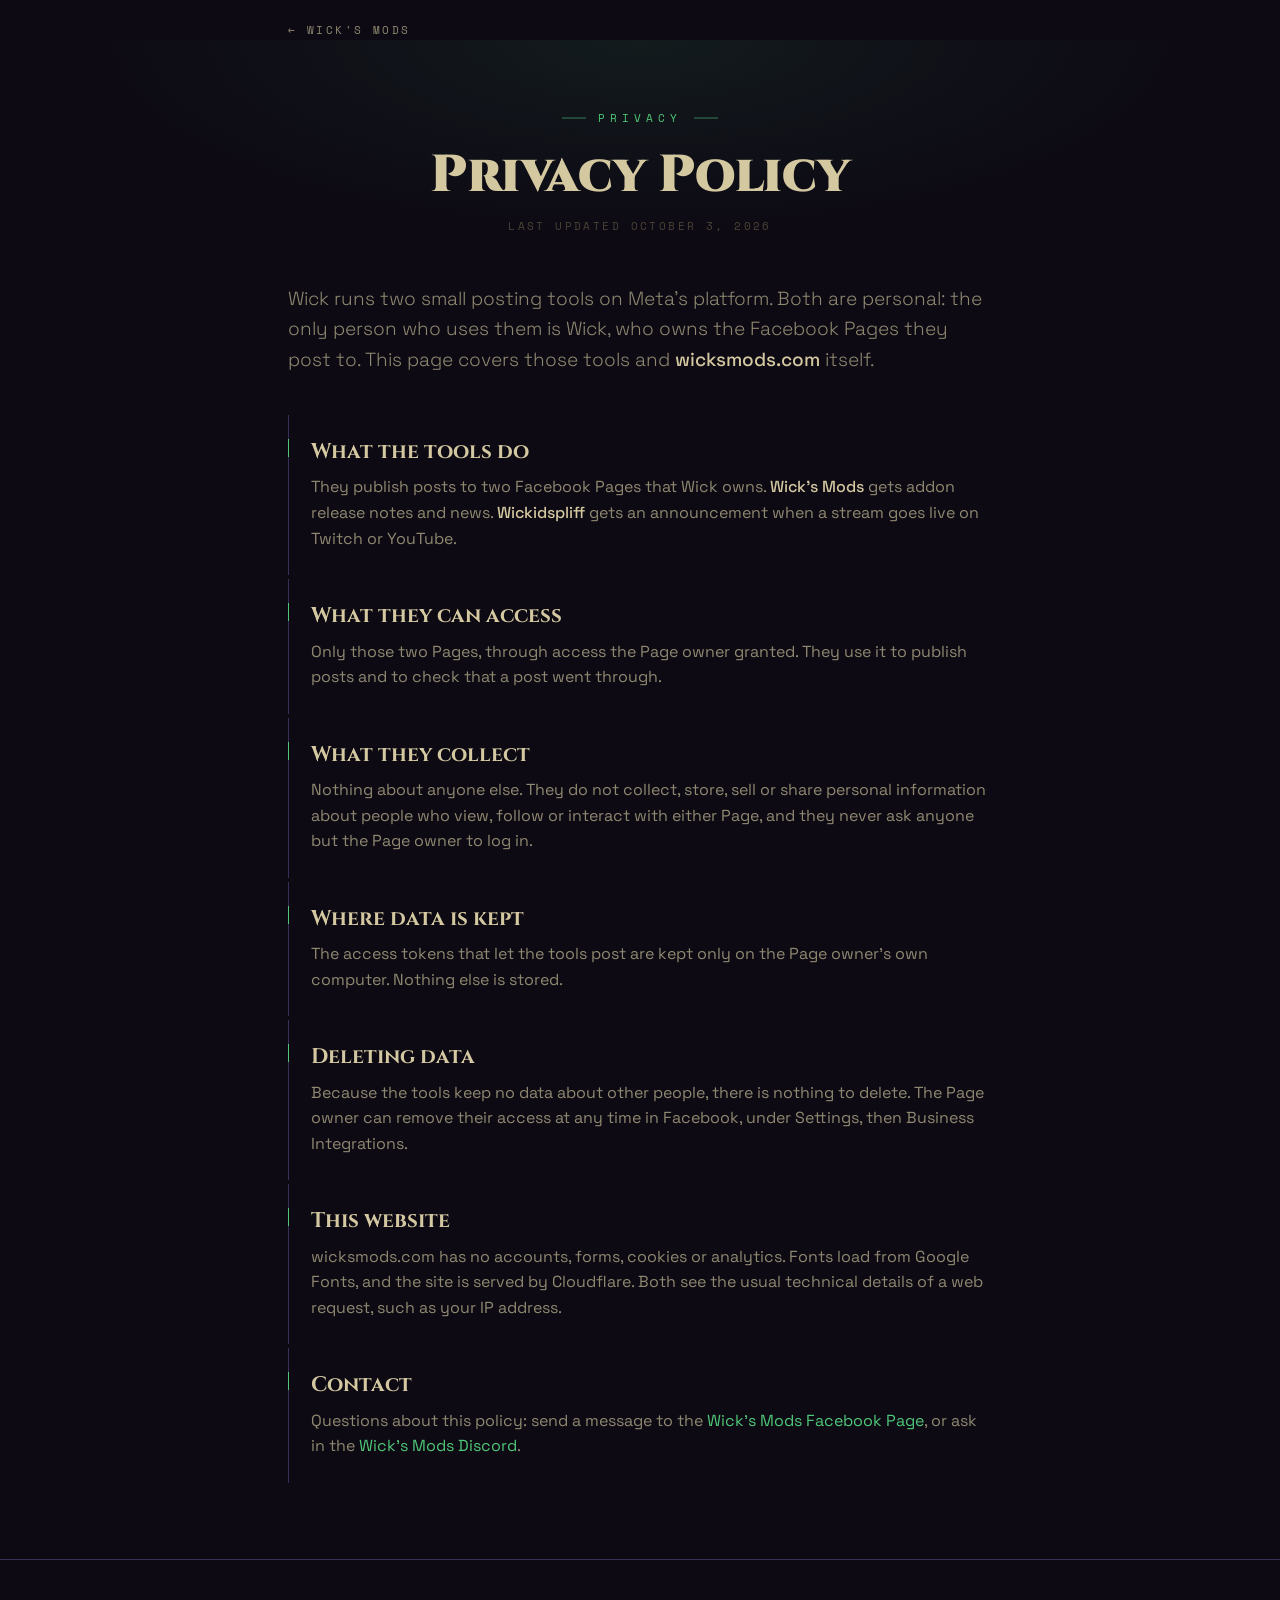
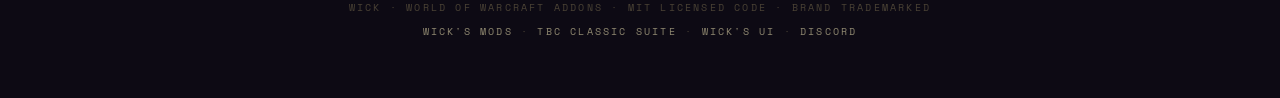
<file: privacy/index.html>
<!DOCTYPE html>
<html lang="en">
<head>
<meta charset="UTF-8">
<meta name="viewport" content="width=device-width, initial-scale=1">
<title>Privacy Policy &middot; Wick's Mods</title>
<meta name="description" content="Privacy policy for Wick's posting tools and wicksmods.com.">
<link rel="canonical" href="https://wicksmods.com/privacy/">

<link rel="icon" type="image/png" sizes="256x256" href="../images/favicon.png">
<link rel="apple-touch-icon" sizes="256x256" href="../images/favicon.png">
<meta name="theme-color" content="#0D0A14">

<link rel="preconnect" href="https://fonts.googleapis.com">
<link rel="preconnect" href="https://fonts.gstatic.com" crossorigin>
<link href="https://fonts.googleapis.com/css2?family=Cinzel:wght@700;900&family=Space+Grotesk:wght@300;400;500;600&family=Space+Mono:wght@400;700&display=swap" rel="stylesheet">

<style>
  /* Wick locked palette, as on the home page ───────────────── */
  :root {
    --fel:        #4FC778;
    --void:       #0D0A14;
    --shadow:     #171124;
    --border:     #383058;
    --text:       #D4C8A1;
    --text-dim:   #8F8870;
    --text-mute:  #4A4235;
  }

  * { box-sizing: border-box; margin: 0; padding: 0; }
  html, body { background: var(--void); color: var(--text); }
  body {
    font-family: 'Space Grotesk', sans-serif;
    font-size: 16px;
    line-height: 1.6;
    min-height: 100vh;
  }
  a { color: var(--fel); text-decoration: none; transition: color 0.15s; }
  a:hover { color: var(--text); }

  .topbar {
    max-width: 760px; margin: 0 auto; padding: 22px 28px 0;
    font-family: 'Space Mono', monospace; font-size: 11px;
    letter-spacing: 0.22em; text-transform: uppercase;
  }
  .topbar a { color: var(--text-dim); }
  .topbar a:hover { color: var(--fel); }

  .hero {
    padding: 64px 28px 28px; text-align: center;
    background: radial-gradient(ellipse at 50% 0%, rgba(79,199,120,0.09) 0%, transparent 60%);
  }
  .eyebrow {
    font-family: 'Space Mono', monospace;
    font-size: 11px; letter-spacing: 0.45em; text-transform: uppercase;
    color: var(--fel);
    display: inline-block; position: relative; padding: 0 36px; margin-bottom: 20px;
  }
  .eyebrow::before, .eyebrow::after {
    content: ''; position: absolute; top: 50%; transform: translateY(-50%);
    width: 24px; height: 1px; background: var(--fel); opacity: 0.6;
  }
  .eyebrow::before { left: 0; }
  .eyebrow::after  { right: 0; }
  h1 {
    font-family: 'Cinzel', serif; font-weight: 900;
    font-size: 52px; line-height: 1.1; letter-spacing: -0.01em;
  }
  .updated {
    margin-top: 14px; color: var(--text-mute);
    font-family: 'Space Mono', monospace; font-size: 11px;
    letter-spacing: 0.22em; text-transform: uppercase;
  }

  main { max-width: 760px; margin: 0 auto; padding: 20px 28px 72px; }
  .lead { font-size: 19px; font-weight: 300; color: var(--text-dim); margin-bottom: 40px; }
  .lead b { color: var(--text); font-weight: 500; }
  section {
    padding: 24px 0 24px 22px; margin-bottom: 4px;
    border-left: 1px solid var(--border);
    position: relative;
  }
  section::before {
    content: ''; position: absolute; left: -1px; top: 24px;
    width: 1px; height: 18px; background: var(--fel);
  }
  h2 {
    font-family: 'Cinzel', serif; font-weight: 700;
    font-size: 21px; line-height: 1.3; margin-bottom: 8px;
  }
  p { color: var(--text-dim); }
  p + p { margin-top: 10px; }
  p b { color: var(--text); font-weight: 500; }

  footer {
    padding: 40px 28px 50px; text-align: center;
    font-family: 'Space Mono', monospace; font-size: 10px; letter-spacing: 0.22em;
    color: var(--text-mute); text-transform: uppercase; border-top: 1px solid var(--border);
  }
  footer a { color: var(--text-dim); }
  footer a:hover { color: var(--fel); }
  footer .row { margin-bottom: 8px; }

  @media (max-width: 600px) {
    h1 { font-size: 38px; }
    .lead { font-size: 17px; }
  }
</style>
</head>
<body>

<div class="topbar">
  <a href="/">&larr; Wick's Mods</a>
</div>

<header class="hero">
  <div class="eyebrow">Privacy</div>
  <h1>Privacy Policy</h1>
  <div class="updated">Last updated October 3, 2026</div>
</header>

<main>
  <p class="lead">Wick runs two small posting tools on Meta's platform. Both are personal: the only person who uses them is Wick, who owns the Facebook Pages they post to. This page covers those tools and <b>wicksmods.com</b> itself.</p>

  <section>
    <h2>What the tools do</h2>
    <p>They publish posts to two Facebook Pages that Wick owns. <b>Wick's Mods</b> gets addon release notes and news. <b>Wickidspliff</b> gets an announcement when a stream goes live on Twitch or YouTube.</p>
  </section>

  <section>
    <h2>What they can access</h2>
    <p>Only those two Pages, through access the Page owner granted. They use it to publish posts and to check that a post went through.</p>
  </section>

  <section>
    <h2>What they collect</h2>
    <p>Nothing about anyone else. They do not collect, store, sell or share personal information about people who view, follow or interact with either Page, and they never ask anyone but the Page owner to log in.</p>
  </section>

  <section>
    <h2>Where data is kept</h2>
    <p>The access tokens that let the tools post are kept only on the Page owner's own computer. Nothing else is stored.</p>
  </section>

  <section>
    <h2>Deleting data</h2>
    <p>Because the tools keep no data about other people, there is nothing to delete. The Page owner can remove their access at any time in Facebook, under Settings, then Business Integrations.</p>
  </section>

  <section>
    <h2>This website</h2>
    <p>wicksmods.com has no accounts, forms, cookies or analytics. Fonts load from Google Fonts, and the site is served by Cloudflare. Both see the usual technical details of a web request, such as your IP address.</p>
  </section>

  <section>
    <h2>Contact</h2>
    <p>Questions about this policy: send a message to the <a href="https://www.facebook.com/profile.php?id=61588703194645">Wick's Mods Facebook Page</a>, or ask in the <a href="https://discord.gg/GWGTMhYBZY">Wick's Mods Discord</a>.</p>
  </section>
</main>

<footer>
  <div class="row">Wick &middot; World of Warcraft addons &middot; MIT licensed code &middot; Brand trademarked</div>
  <div class="row">
    <a href="/">Wick's Mods</a> &middot;
    <a href="/tbc/">TBC Classic suite</a> &middot;
    <a href="/ui/">Wick's UI</a> &middot;
    <a href="https://discord.gg/GWGTMhYBZY">Discord</a>
  </div>
</footer>

</body>
</html>
</file>
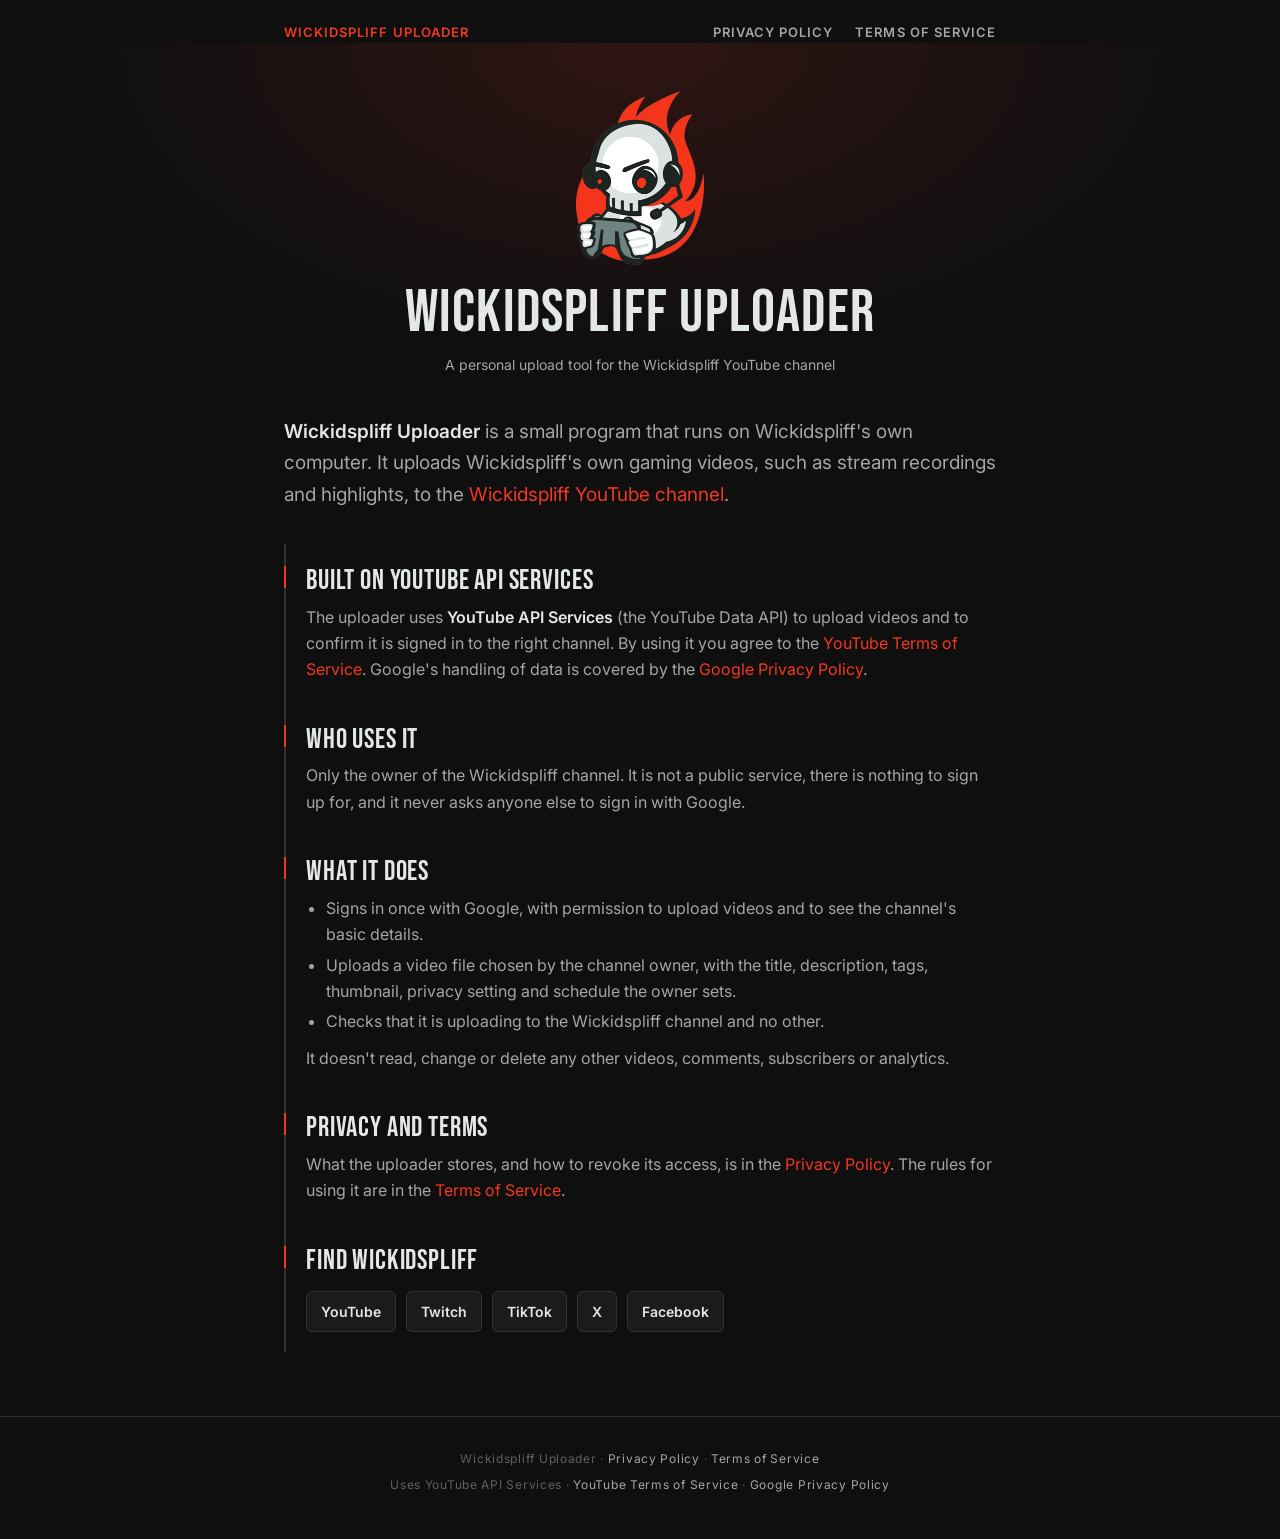
<file: wickidspliff/index.html>
<!DOCTYPE html>
<html lang="en">
<head>
<meta charset="UTF-8">
<meta name="viewport" content="width=device-width, initial-scale=1">
<title>Wickidspliff Uploader</title>
<meta name="description" content="Wickidspliff Uploader: the personal tool Wickidspliff uses to upload videos to the Wickidspliff YouTube channel.">
<link rel="canonical" href="https://wicksmods.com/wickidspliff/">
<link rel="icon" type="image/png" href="/wickidspliff/skull.png">
<meta name="theme-color" content="#0F0F10">
<link rel="preconnect" href="https://fonts.googleapis.com">
<link rel="preconnect" href="https://fonts.gstatic.com" crossorigin>
<link href="https://fonts.googleapis.com/css2?family=Bebas+Neue&family=Inter:wght@400;600&display=swap" rel="stylesheet">
<link rel="stylesheet" href="/wickidspliff/site.css">
</head>
<body>

<nav>
  <a class="home" href="/wickidspliff/" aria-current="page">Wickidspliff Uploader</a>
  <a href="/wickidspliff/privacy/">Privacy Policy</a>
  <a href="/wickidspliff/terms/">Terms of Service</a>
</nav>

<header>
  <img src="/wickidspliff/skull.png" alt="Wickidspliff skull logo" width="256" height="347">
  <h1>Wickidspliff Uploader</h1>
  <div class="sub">A personal upload tool for the Wickidspliff YouTube channel</div>
</header>

<main>
  <p class="lead"><b>Wickidspliff Uploader</b> is a small program that runs on Wickidspliff's own computer. It uploads Wickidspliff's own gaming videos, such as stream recordings and highlights, to the <a href="https://www.youtube.com/@wickidspliff">Wickidspliff YouTube channel</a>.</p>

  <section>
    <h2>Built on YouTube API Services</h2>
    <p>The uploader uses <b>YouTube API Services</b> (the YouTube Data API) to upload videos and to confirm it is signed in to the right channel. By using it you agree to the <a href="https://www.youtube.com/t/terms">YouTube Terms of Service</a>. Google's handling of data is covered by the <a href="https://policies.google.com/privacy">Google Privacy Policy</a>.</p>
  </section>

  <section>
    <h2>Who uses it</h2>
    <p>Only the owner of the Wickidspliff channel. It is not a public service, there is nothing to sign up for, and it never asks anyone else to sign in with Google.</p>
  </section>

  <section>
    <h2>What it does</h2>
    <ul>
      <li>Signs in once with Google, with permission to upload videos and to see the channel's basic details.</li>
      <li>Uploads a video file chosen by the channel owner, with the title, description, tags, thumbnail, privacy setting and schedule the owner sets.</li>
      <li>Checks that it is uploading to the Wickidspliff channel and no other.</li>
    </ul>
    <p>It doesn't read, change or delete any other videos, comments, subscribers or analytics.</p>
  </section>

  <section>
    <h2>Privacy and terms</h2>
    <p>What the uploader stores, and how to revoke its access, is in the <a href="/wickidspliff/privacy/">Privacy Policy</a>. The rules for using it are in the <a href="/wickidspliff/terms/">Terms of Service</a>.</p>
  </section>

  <section>
    <h2>Find Wickidspliff</h2>
    <div class="links">
      <a href="https://www.youtube.com/@wickidspliff">YouTube</a>
      <a href="https://twitch.tv/wickidspliff">Twitch</a>
      <a href="https://www.tiktok.com/@wickidspliff">TikTok</a>
      <a href="https://x.com/wickidspliff">X</a>
      <a href="https://www.facebook.com/wickidspliff">Facebook</a>
    </div>
  </section>
</main>

<footer>
  <div class="row">Wickidspliff Uploader &middot; <a href="/wickidspliff/privacy/">Privacy Policy</a> &middot; <a href="/wickidspliff/terms/">Terms of Service</a></div>
  <div class="row">Uses YouTube API Services &middot; <a href="https://www.youtube.com/t/terms">YouTube Terms of Service</a> &middot; <a href="https://policies.google.com/privacy">Google Privacy Policy</a></div>
</footer>

</body>
</html>
</file>
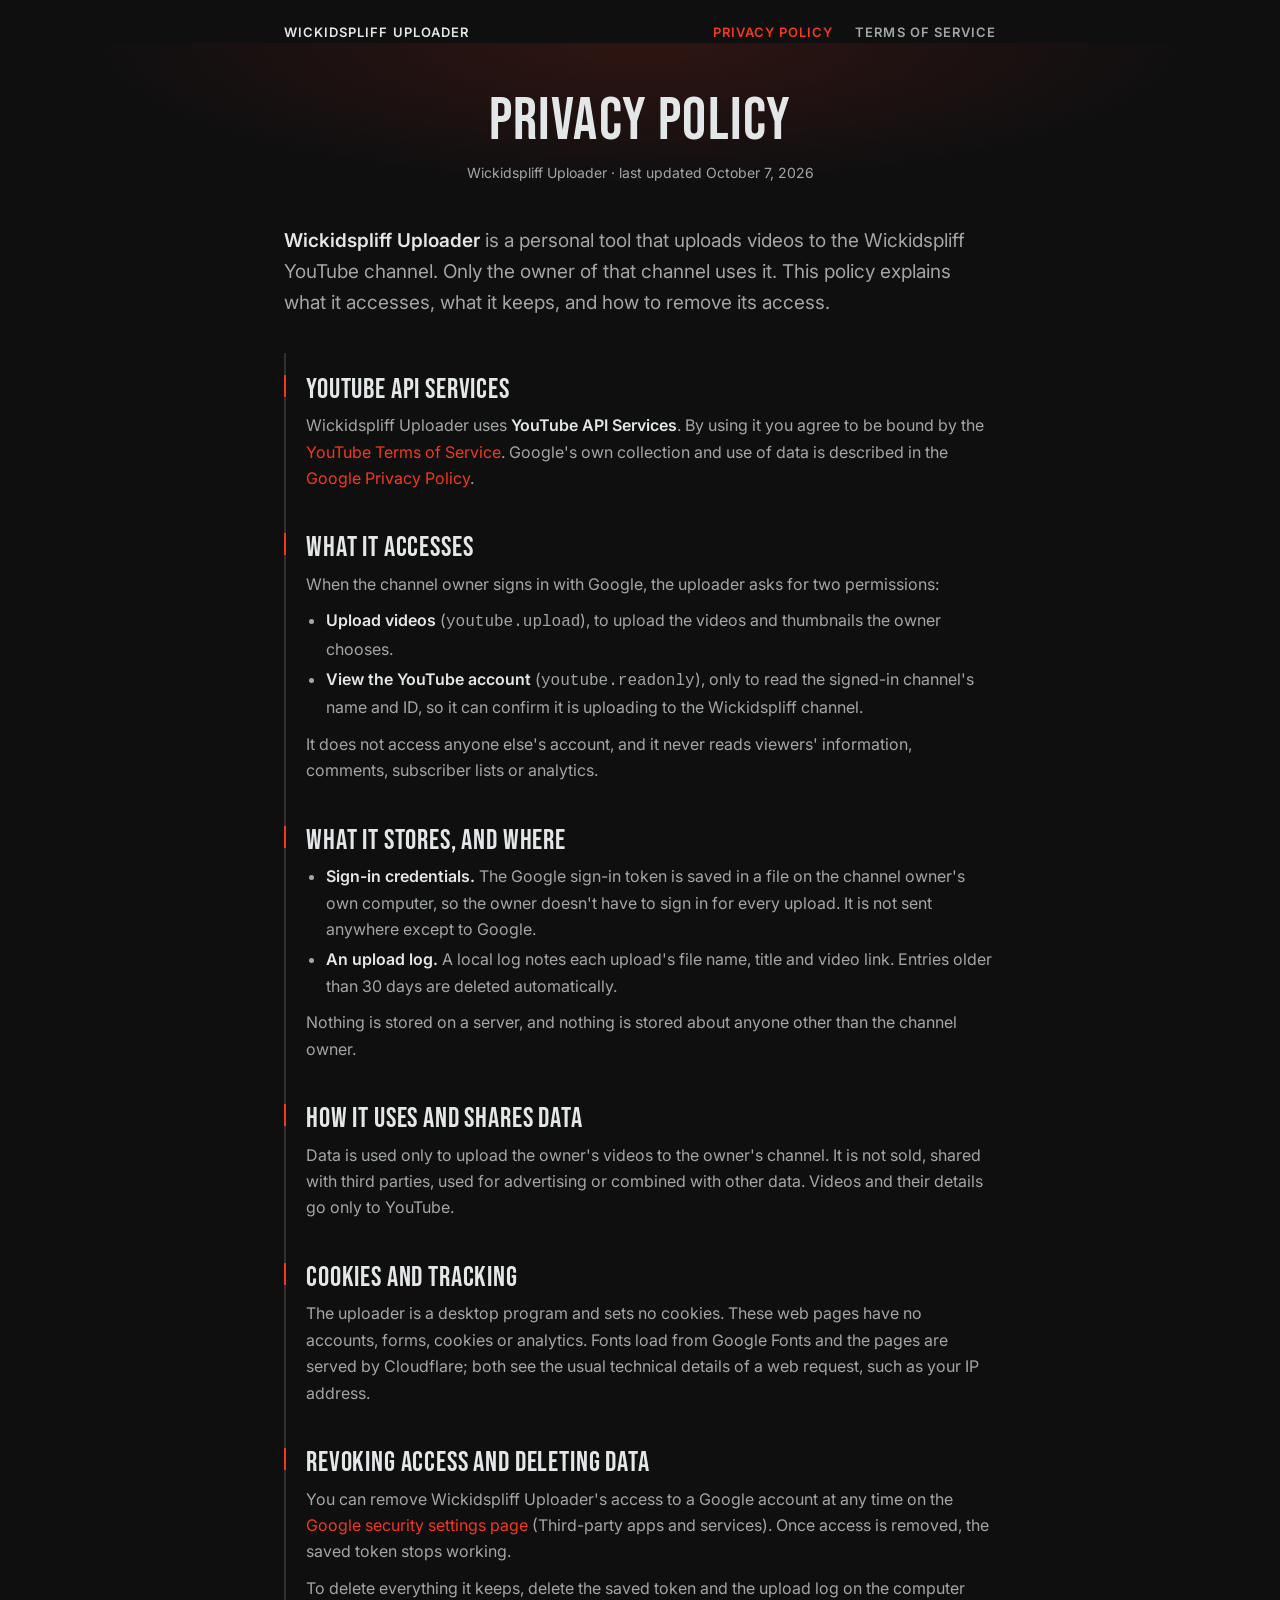
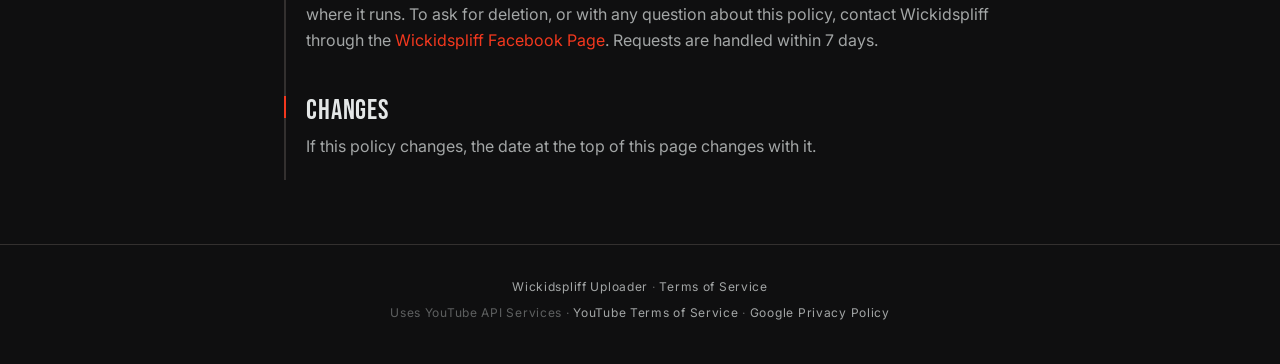
<file: wickidspliff/privacy/index.html>
<!DOCTYPE html>
<html lang="en">
<head>
<meta charset="UTF-8">
<meta name="viewport" content="width=device-width, initial-scale=1">
<title>Privacy Policy &middot; Wickidspliff Uploader</title>
<meta name="description" content="Privacy policy for Wickidspliff Uploader, which uses YouTube API Services.">
<link rel="canonical" href="https://wicksmods.com/wickidspliff/privacy/">
<link rel="icon" type="image/png" href="/wickidspliff/skull.png">
<meta name="theme-color" content="#0F0F10">
<link rel="preconnect" href="https://fonts.googleapis.com">
<link rel="preconnect" href="https://fonts.gstatic.com" crossorigin>
<link href="https://fonts.googleapis.com/css2?family=Bebas+Neue&family=Inter:wght@400;600&display=swap" rel="stylesheet">
<link rel="stylesheet" href="/wickidspliff/site.css">
</head>
<body>

<nav>
  <a class="home" href="/wickidspliff/">Wickidspliff Uploader</a>
  <a href="/wickidspliff/privacy/" aria-current="page">Privacy Policy</a>
  <a href="/wickidspliff/terms/">Terms of Service</a>
</nav>

<header>
  <h1>Privacy Policy</h1>
  <div class="sub">Wickidspliff Uploader &middot; last updated October 7, 2026</div>
</header>

<main>
  <p class="lead"><b>Wickidspliff Uploader</b> is a personal tool that uploads videos to the Wickidspliff YouTube channel. Only the owner of that channel uses it. This policy explains what it accesses, what it keeps, and how to remove its access.</p>

  <section>
    <h2>YouTube API Services</h2>
    <p>Wickidspliff Uploader uses <b>YouTube API Services</b>. By using it you agree to be bound by the <a href="https://www.youtube.com/t/terms">YouTube Terms of Service</a>. Google's own collection and use of data is described in the <a href="https://policies.google.com/privacy">Google Privacy Policy</a>.</p>
  </section>

  <section>
    <h2>What it accesses</h2>
    <p>When the channel owner signs in with Google, the uploader asks for two permissions:</p>
    <ul>
      <li><b>Upload videos</b> (<code>youtube.upload</code>), to upload the videos and thumbnails the owner chooses.</li>
      <li><b>View the YouTube account</b> (<code>youtube.readonly</code>), only to read the signed-in channel's name and ID, so it can confirm it is uploading to the Wickidspliff channel.</li>
    </ul>
    <p>It does not access anyone else's account, and it never reads viewers' information, comments, subscriber lists or analytics.</p>
  </section>

  <section>
    <h2>What it stores, and where</h2>
    <ul>
      <li><b>Sign-in credentials.</b> The Google sign-in token is saved in a file on the channel owner's own computer, so the owner doesn't have to sign in for every upload. It is not sent anywhere except to Google.</li>
      <li><b>An upload log.</b> A local log notes each upload's file name, title and video link. Entries older than 30 days are deleted automatically.</li>
    </ul>
    <p>Nothing is stored on a server, and nothing is stored about anyone other than the channel owner.</p>
  </section>

  <section>
    <h2>How it uses and shares data</h2>
    <p>Data is used only to upload the owner's videos to the owner's channel. It is not sold, shared with third parties, used for advertising or combined with other data. Videos and their details go only to YouTube.</p>
  </section>

  <section>
    <h2>Cookies and tracking</h2>
    <p>The uploader is a desktop program and sets no cookies. These web pages have no accounts, forms, cookies or analytics. Fonts load from Google Fonts and the pages are served by Cloudflare; both see the usual technical details of a web request, such as your IP address.</p>
  </section>

  <section>
    <h2>Revoking access and deleting data</h2>
    <p>You can remove Wickidspliff Uploader's access to a Google account at any time on the <a href="https://security.google.com/settings/security/permissions">Google security settings page</a> (Third-party apps and services). Once access is removed, the saved token stops working.</p>
    <p>To delete everything it keeps, delete the saved token and the upload log on the computer where it runs. To ask for deletion, or with any question about this policy, contact Wickidspliff through the <a href="https://www.facebook.com/wickidspliff">Wickidspliff Facebook Page</a>. Requests are handled within 7 days.</p>
  </section>

  <section>
    <h2>Changes</h2>
    <p>If this policy changes, the date at the top of this page changes with it.</p>
  </section>
</main>

<footer>
  <div class="row"><a href="/wickidspliff/">Wickidspliff Uploader</a> &middot; <a href="/wickidspliff/terms/">Terms of Service</a></div>
  <div class="row">Uses YouTube API Services &middot; <a href="https://www.youtube.com/t/terms">YouTube Terms of Service</a> &middot; <a href="https://policies.google.com/privacy">Google Privacy Policy</a></div>
</footer>

</body>
</html>
</file>
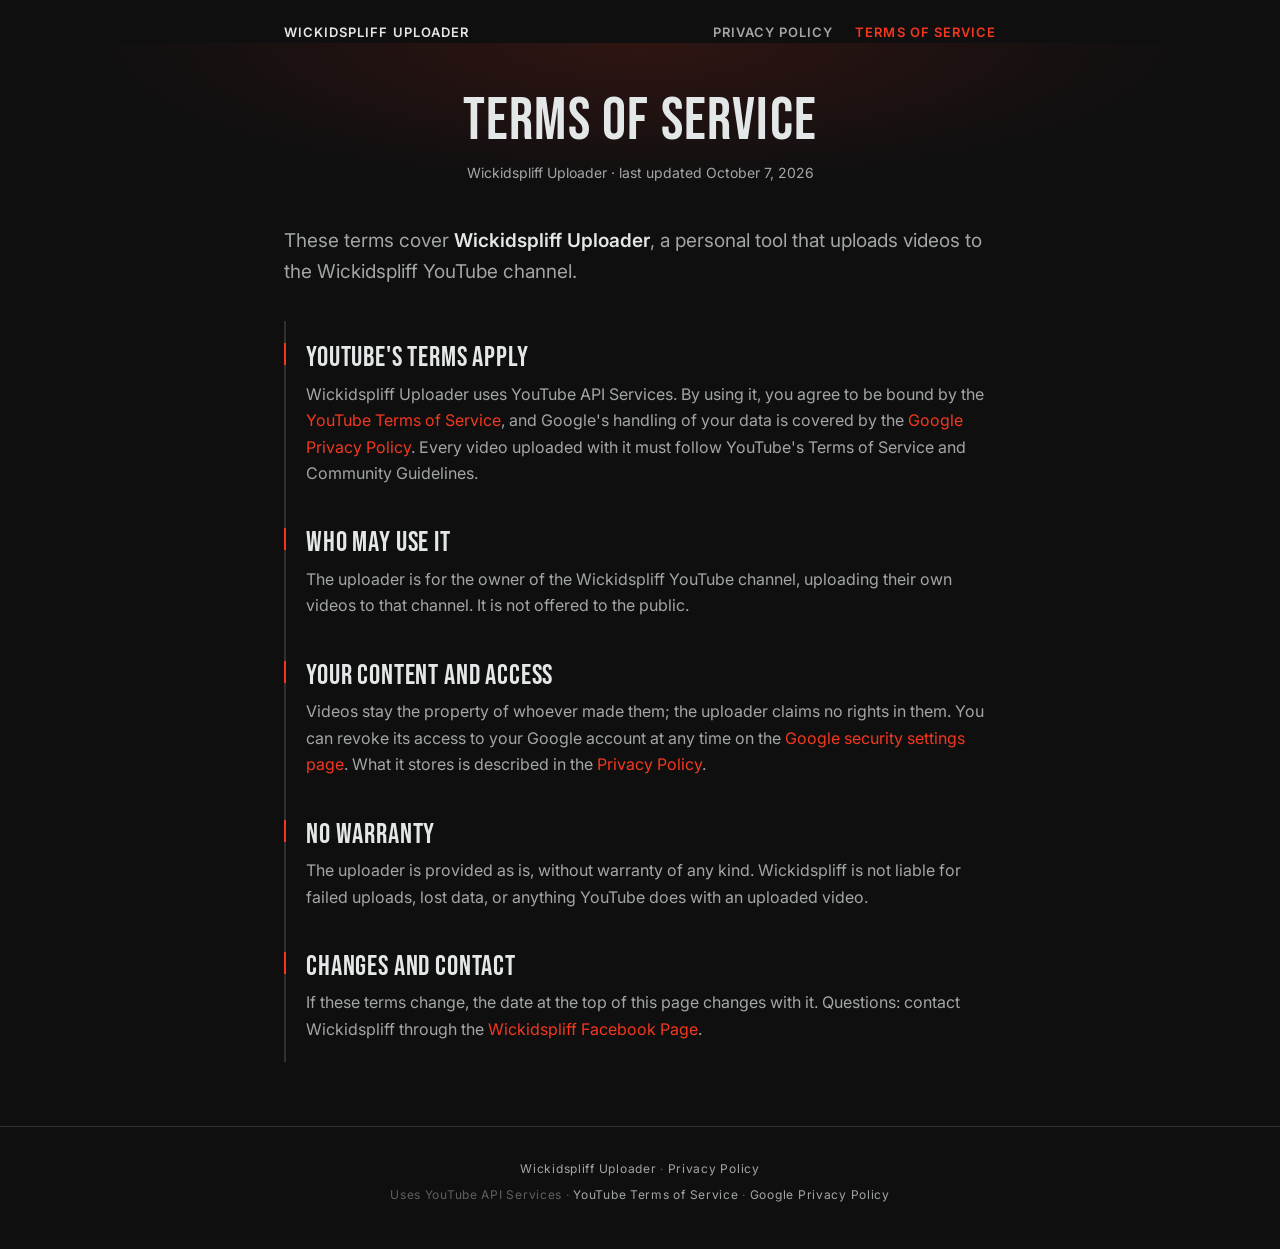
<file: wickidspliff/terms/index.html>
<!DOCTYPE html>
<html lang="en">
<head>
<meta charset="UTF-8">
<meta name="viewport" content="width=device-width, initial-scale=1">
<title>Terms of Service &middot; Wickidspliff Uploader</title>
<meta name="description" content="Terms of service for Wickidspliff Uploader, which uses YouTube API Services.">
<link rel="canonical" href="https://wicksmods.com/wickidspliff/terms/">
<link rel="icon" type="image/png" href="/wickidspliff/skull.png">
<meta name="theme-color" content="#0F0F10">
<link rel="preconnect" href="https://fonts.googleapis.com">
<link rel="preconnect" href="https://fonts.gstatic.com" crossorigin>
<link href="https://fonts.googleapis.com/css2?family=Bebas+Neue&family=Inter:wght@400;600&display=swap" rel="stylesheet">
<link rel="stylesheet" href="/wickidspliff/site.css">
</head>
<body>

<nav>
  <a class="home" href="/wickidspliff/">Wickidspliff Uploader</a>
  <a href="/wickidspliff/privacy/">Privacy Policy</a>
  <a href="/wickidspliff/terms/" aria-current="page">Terms of Service</a>
</nav>

<header>
  <h1>Terms of Service</h1>
  <div class="sub">Wickidspliff Uploader &middot; last updated October 7, 2026</div>
</header>

<main>
  <p class="lead">These terms cover <b>Wickidspliff Uploader</b>, a personal tool that uploads videos to the Wickidspliff YouTube channel.</p>

  <section>
    <h2>YouTube's terms apply</h2>
    <p>Wickidspliff Uploader uses YouTube API Services. By using it, you agree to be bound by the <a href="https://www.youtube.com/t/terms">YouTube Terms of Service</a>, and Google's handling of your data is covered by the <a href="https://policies.google.com/privacy">Google Privacy Policy</a>. Every video uploaded with it must follow YouTube's Terms of Service and Community Guidelines.</p>
  </section>

  <section>
    <h2>Who may use it</h2>
    <p>The uploader is for the owner of the Wickidspliff YouTube channel, uploading their own videos to that channel. It is not offered to the public.</p>
  </section>

  <section>
    <h2>Your content and access</h2>
    <p>Videos stay the property of whoever made them; the uploader claims no rights in them. You can revoke its access to your Google account at any time on the <a href="https://security.google.com/settings/security/permissions">Google security settings page</a>. What it stores is described in the <a href="/wickidspliff/privacy/">Privacy Policy</a>.</p>
  </section>

  <section>
    <h2>No warranty</h2>
    <p>The uploader is provided as is, without warranty of any kind. Wickidspliff is not liable for failed uploads, lost data, or anything YouTube does with an uploaded video.</p>
  </section>

  <section>
    <h2>Changes and contact</h2>
    <p>If these terms change, the date at the top of this page changes with it. Questions: contact Wickidspliff through the <a href="https://www.facebook.com/wickidspliff">Wickidspliff Facebook Page</a>.</p>
  </section>
</main>

<footer>
  <div class="row"><a href="/wickidspliff/">Wickidspliff Uploader</a> &middot; <a href="/wickidspliff/privacy/">Privacy Policy</a></div>
  <div class="row">Uses YouTube API Services &middot; <a href="https://www.youtube.com/t/terms">YouTube Terms of Service</a> &middot; <a href="https://policies.google.com/privacy">Google Privacy Policy</a></div>
</footer>

</body>
</html>
</file>
<file: wickidspliff/site.css>
/* Wickidspliff pages: red skull-and-flame palette (not the Wick's Mods one) */
:root {
  --flame:    #F3381E;
  --ink:      #0F0F10;
  --panel:    #1A1B1C;
  --border:   #33302F;
  --bone:     #E4E7E7;
  --dim:      #A3A6A6;
  --mute:     #5E6060;
}

* { box-sizing: border-box; margin: 0; padding: 0; }
html, body { background: var(--ink); color: var(--bone); }
body { font-family: 'Inter', system-ui, sans-serif; font-size: 16px; line-height: 1.65; min-height: 100vh; }
a { color: var(--flame); text-decoration: none; }
a:hover { text-decoration: underline; }

nav {
  max-width: 760px; margin: 0 auto; padding: 22px 24px 0;
  display: flex; flex-wrap: wrap; gap: 6px 22px; align-items: center;
  font-size: 13px; font-weight: 600; letter-spacing: 0.08em; text-transform: uppercase;
}
nav a { color: var(--dim); }
nav a:hover, nav a[aria-current] { color: var(--flame); text-decoration: none; }
nav .home { margin-right: auto; color: var(--bone); }

header {
  padding: 48px 24px 24px; text-align: center;
  background: radial-gradient(ellipse at 50% 0%, rgba(243,56,30,0.14) 0%, transparent 62%);
}
header img { width: 128px; height: auto; display: block; margin: 0 auto 18px; }
h1 { font-family: 'Bebas Neue', Impact, sans-serif; font-weight: 400; font-size: 60px; line-height: 1; letter-spacing: 0.02em; }
.sub { margin-top: 10px; color: var(--dim); font-size: 14px; }

main { max-width: 760px; margin: 0 auto; padding: 16px 24px 64px; }
.lead { font-size: 19px; color: var(--dim); margin-bottom: 34px; }
.lead b { color: var(--bone); font-weight: 600; }
section { padding: 20px 0 20px 20px; border-left: 2px solid var(--border); position: relative; }
section::before { content: ''; position: absolute; left: -2px; top: 22px; width: 2px; height: 22px; background: var(--flame); }
h2 { font-family: 'Bebas Neue', Impact, sans-serif; font-weight: 400; font-size: 28px; letter-spacing: 0.03em; line-height: 1.2; margin-bottom: 6px; }
p, li { color: var(--dim); }
p + p, p + ul, ul + p { margin-top: 10px; }
ul { padding-left: 20px; }
li + li { margin-top: 4px; }
b { color: var(--bone); font-weight: 600; }

.links { display: flex; flex-wrap: wrap; gap: 10px; margin-top: 14px; }
.links a {
  border: 1px solid var(--border); background: var(--panel); color: var(--bone);
  padding: 8px 14px; border-radius: 6px; font-size: 14px; font-weight: 600;
}
.links a:hover { border-color: var(--flame); text-decoration: none; }

footer {
  border-top: 1px solid var(--border); padding: 32px 24px 44px; text-align: center;
  font-size: 12px; color: var(--mute); letter-spacing: 0.06em;
}
footer a { color: var(--dim); }
footer .row + .row { margin-top: 6px; }

@media (max-width: 600px) {
  h1 { font-size: 46px; }
  .lead { font-size: 17px; }
}
</file>
